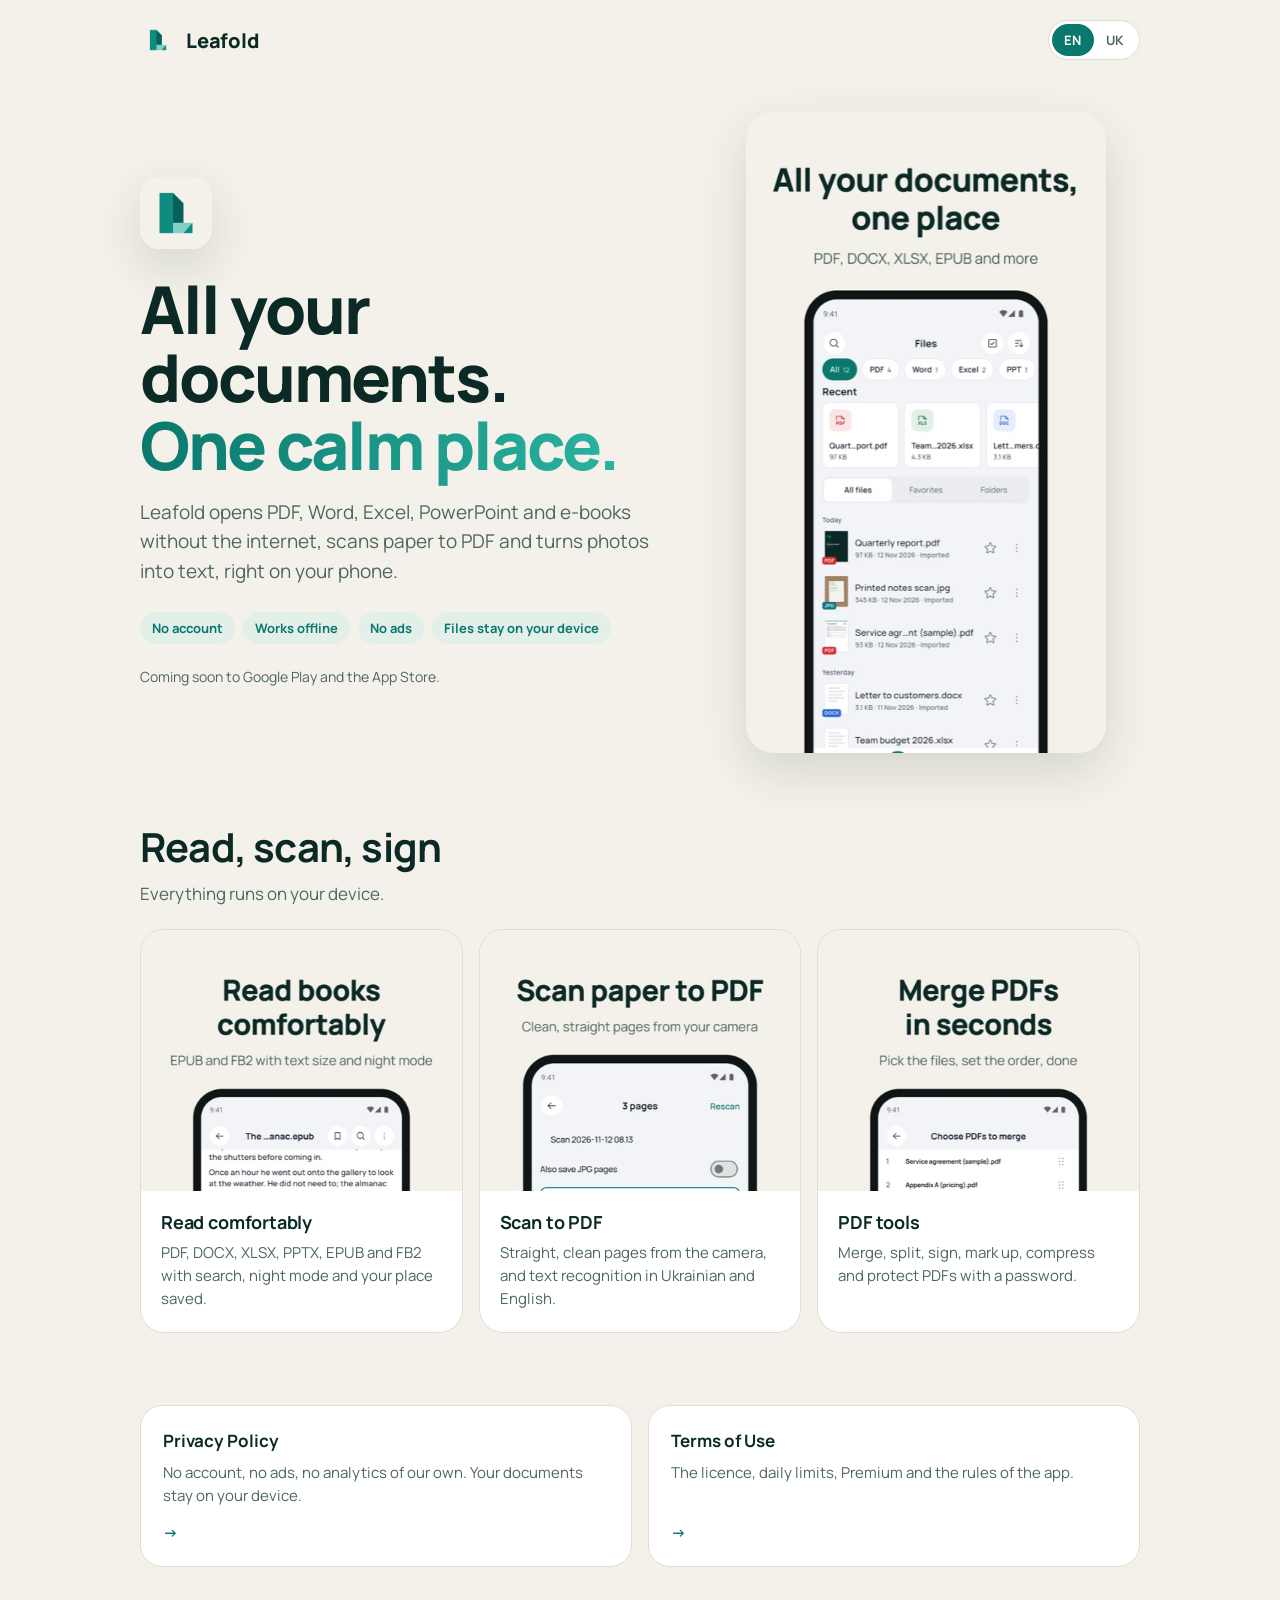
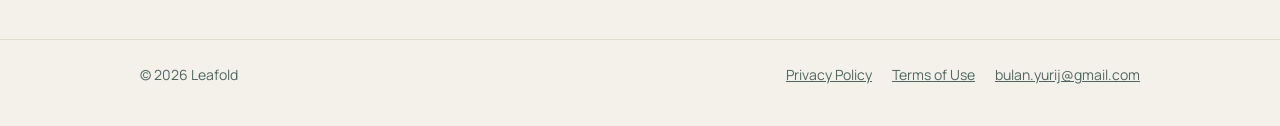
<file: index.html>
<!doctype html>
<html lang="en" data-lang="en" data-title-en="Leafold — PDF and document reader" data-title-uk="Leafold — переглядач PDF і документів">
<head>
<meta charset="utf-8">
<meta name="viewport" content="width=device-width, initial-scale=1">
<title>Leafold — PDF and document reader</title>
<meta name="description" content="Leafold opens PDF, Word, Excel, PowerPoint and e-books offline, scans paper to PDF and recognizes text on your device.">
<link rel="icon" href="img/icon.png">
<link rel="apple-touch-icon" href="img/apple-touch-icon.png">
<link rel="preconnect" href="https://fonts.googleapis.com">
<link rel="preconnect" href="https://fonts.gstatic.com" crossorigin>
<link rel="stylesheet" href="https://fonts.googleapis.com/css2?family=Manrope:wght@400;500;600;700;800&display=swap">
<link rel="stylesheet" href="site.css">
</head>
<body>
<header>
  <div class="wrap">
    <a class="brand" href="index.html"><img src="img/icon.png" alt="">Leafold</a>
    <div class="lang" role="group" aria-label="Language">
      <button type="button" data-set="en" aria-pressed="true">EN</button>
      <button type="button" data-set="uk" aria-pressed="false">UK</button>
    </div>
  </div>
</header>

<main>
  <section class="wrap hero">
    <div>
      <img class="hero-icon" src="img/icon.png" width="192" height="192" alt="">
      <h1 data-l="en">All your documents.<br><em>One calm place.</em></h1>
      <h1 data-l="uk">Усі документи.<br><em>В одному місці.</em></h1>
      <p class="lead" data-l="en">Leafold opens PDF, Word, Excel, PowerPoint and e-books without the internet, scans paper to PDF and turns photos into text, right on your phone.</p>
      <p class="lead" data-l="uk">Leafold відкриває PDF, Word, Excel, PowerPoint і книги без інтернету, сканує папір у PDF і перетворює фото на текст просто на телефоні.</p>
      <ul class="pills" data-l="en"><li>No account</li><li>Works offline</li><li>No ads</li><li>Files stay on your device</li></ul>
      <ul class="pills" data-l="uk"><li>Без акаунта</li><li>Працює офлайн</li><li>Без реклами</li><li>Файли лишаються на пристрої</li></ul>
      <p class="note" data-l="en">Coming soon to Google Play and the App Store.</p>
      <p class="note" data-l="uk">Незабаром у Google Play та App Store.</p>
    </div>
    <div class="shot">
      <img data-l="en" src="img/hero-en.jpg" width="427" height="760" alt="Leafold Files screen: all your documents in one place">
      <img data-l="uk" src="img/hero-uk.jpg" width="427" height="760" alt="Екран «Файли» в Leafold: усі документи в одному місці">
    </div>
  </section>

  <section class="wrap">
    <div class="section-head">
      <h2 data-l="en">Read, scan, sign</h2>
      <h2 data-l="uk">Читайте, скануйте, підписуйте</h2>
      <p data-l="en">Everything runs on your device.</p>
      <p data-l="uk">Усе працює на вашому пристрої.</p>
    </div>
  </section>
  <section class="wrap features">
    <div class="feature">
      <div class="pic"><img data-l="en" src="img/read-en.jpg" width="427" height="760" alt=""><img data-l="uk" src="img/read-uk.jpg" width="427" height="760" alt=""></div>
      <div class="body">
        <h3 data-l="en">Read comfortably</h3><h3 data-l="uk">Зручне читання</h3>
        <p data-l="en">PDF, DOCX, XLSX, PPTX, EPUB and FB2 with search, night mode and your place saved.</p>
        <p data-l="uk">PDF, DOCX, XLSX, PPTX, EPUB і FB2 з пошуком, нічним режимом і збереженим місцем читання.</p>
      </div>
    </div>
    <div class="feature">
      <div class="pic"><img data-l="en" src="img/scan-en.jpg" width="427" height="760" alt=""><img data-l="uk" src="img/scan-uk.jpg" width="427" height="760" alt=""></div>
      <div class="body">
        <h3 data-l="en">Scan to PDF</h3><h3 data-l="uk">Скан у PDF</h3>
        <p data-l="en">Straight, clean pages from the camera, and text recognition in Ukrainian and English.</p>
        <p data-l="uk">Рівні, чисті сторінки з камери й розпізнавання тексту українською та англійською.</p>
      </div>
    </div>
    <div class="feature">
      <div class="pic"><img data-l="en" src="img/tools-en.jpg" width="427" height="760" alt=""><img data-l="uk" src="img/tools-uk.jpg" width="427" height="760" alt=""></div>
      <div class="body">
        <h3 data-l="en">PDF tools</h3><h3 data-l="uk">Інструменти PDF</h3>
        <p data-l="en">Merge, split, sign, mark up, compress and protect PDFs with a password.</p>
        <p data-l="uk">Об'єднання, розділення, підпис, позначки, стиснення й пароль для PDF.</p>
      </div>
    </div>
  </section>

  <section class="wrap links">
    <a class="link-card" href="privacy.html">
      <b data-l="en">Privacy Policy</b><b data-l="uk">Політика конфіденційності</b>
      <span data-l="en">No account, no ads, no analytics of our own. Your documents stay on your device.</span>
      <span data-l="uk">Без акаунта, реклами й власної аналітики. Документи лишаються на пристрої.</span>
      <span class="arrow">→</span>
    </a>
    <a class="link-card" href="terms.html">
      <b data-l="en">Terms of Use</b><b data-l="uk">Умови використання</b>
      <span data-l="en">The licence, daily limits, Premium and the rules of the app.</span>
      <span data-l="uk">Ліцензія, денні ліміти, Premium і правила застосунку.</span>
      <span class="arrow">→</span>
    </a>
  </section>
</main>

<footer>
  <div class="wrap">
    <span>© 2026 Leafold</span>
    <nav>
      <a href="privacy.html"><span data-l="en">Privacy Policy</span><span data-l="uk">Політика конфіденційності</span></a>
      <a href="terms.html"><span data-l="en">Terms of Use</span><span data-l="uk">Умови використання</span></a>
      <a href="mailto:bulan.yurij@gmail.com">bulan.yurij@gmail.com</a>
    </nav>
  </div>
</footer>

<script src="site.js"></script>
</body>
</html>
</file>
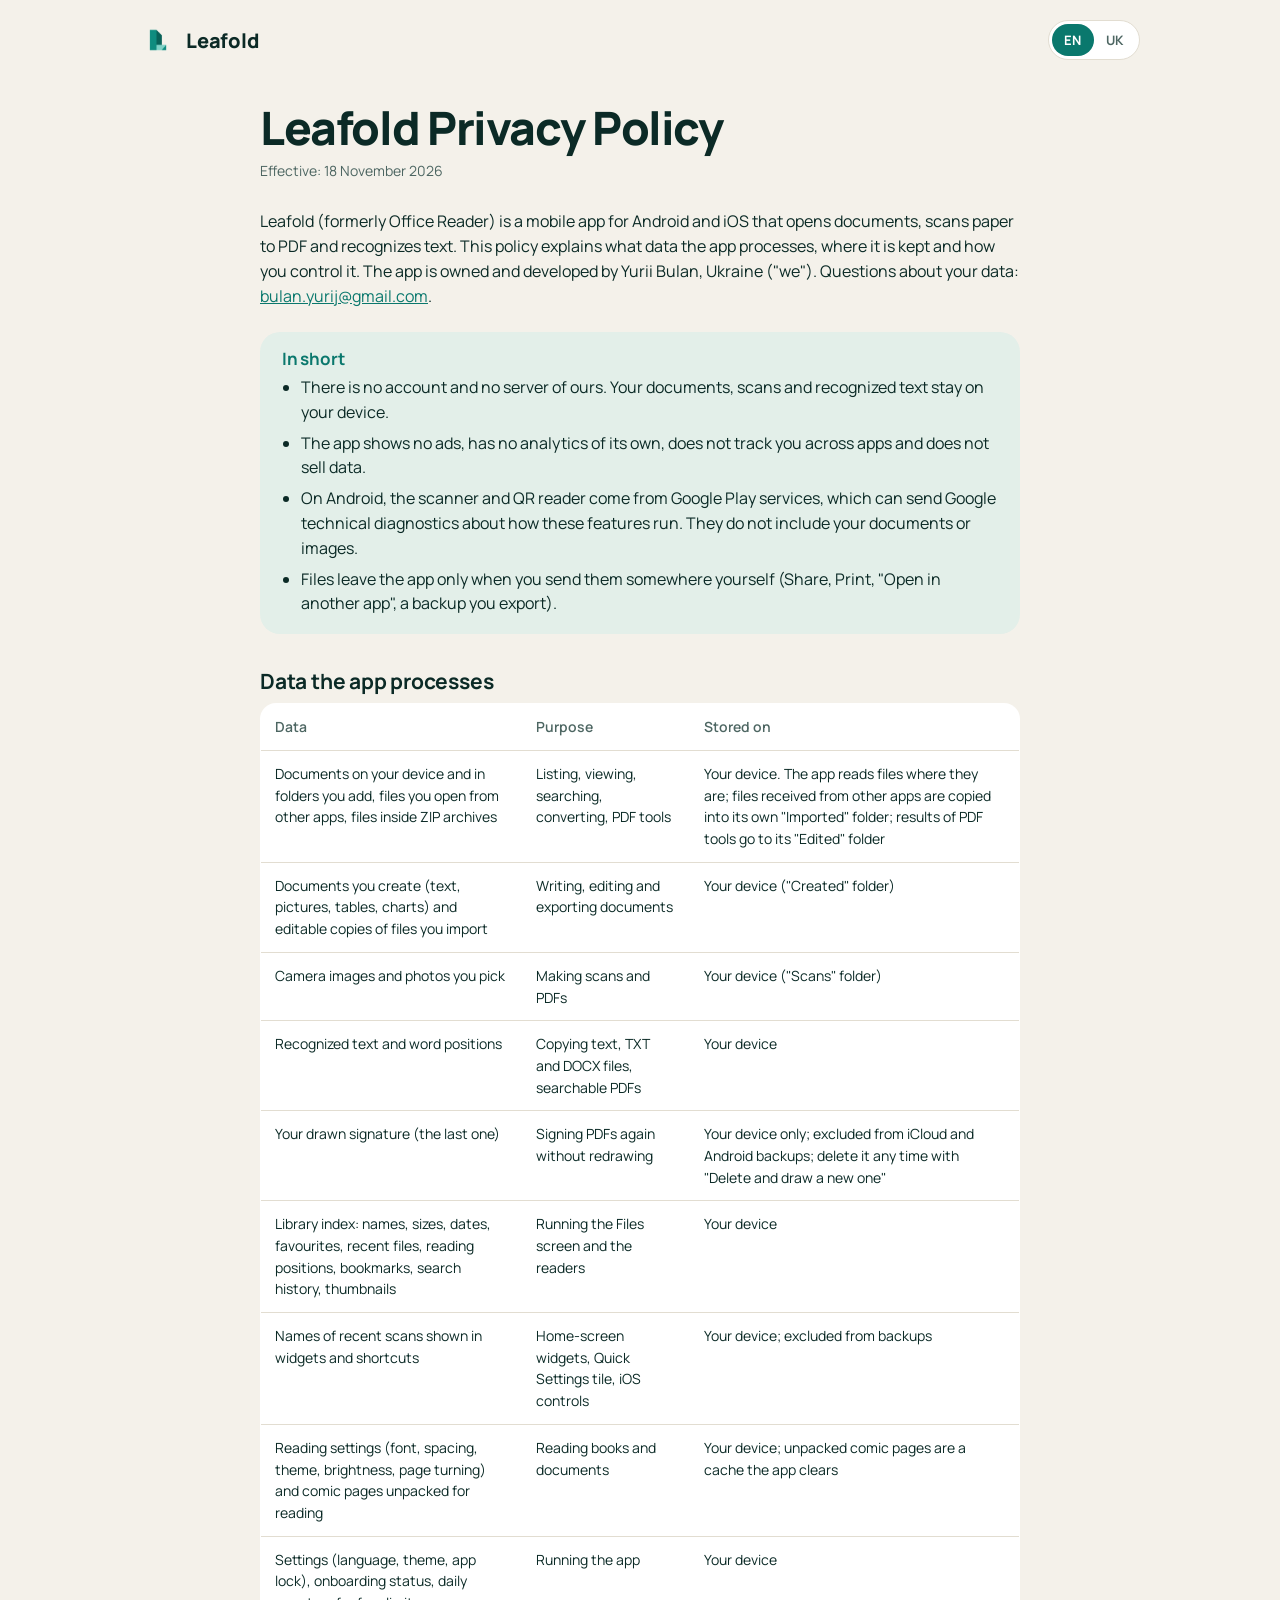
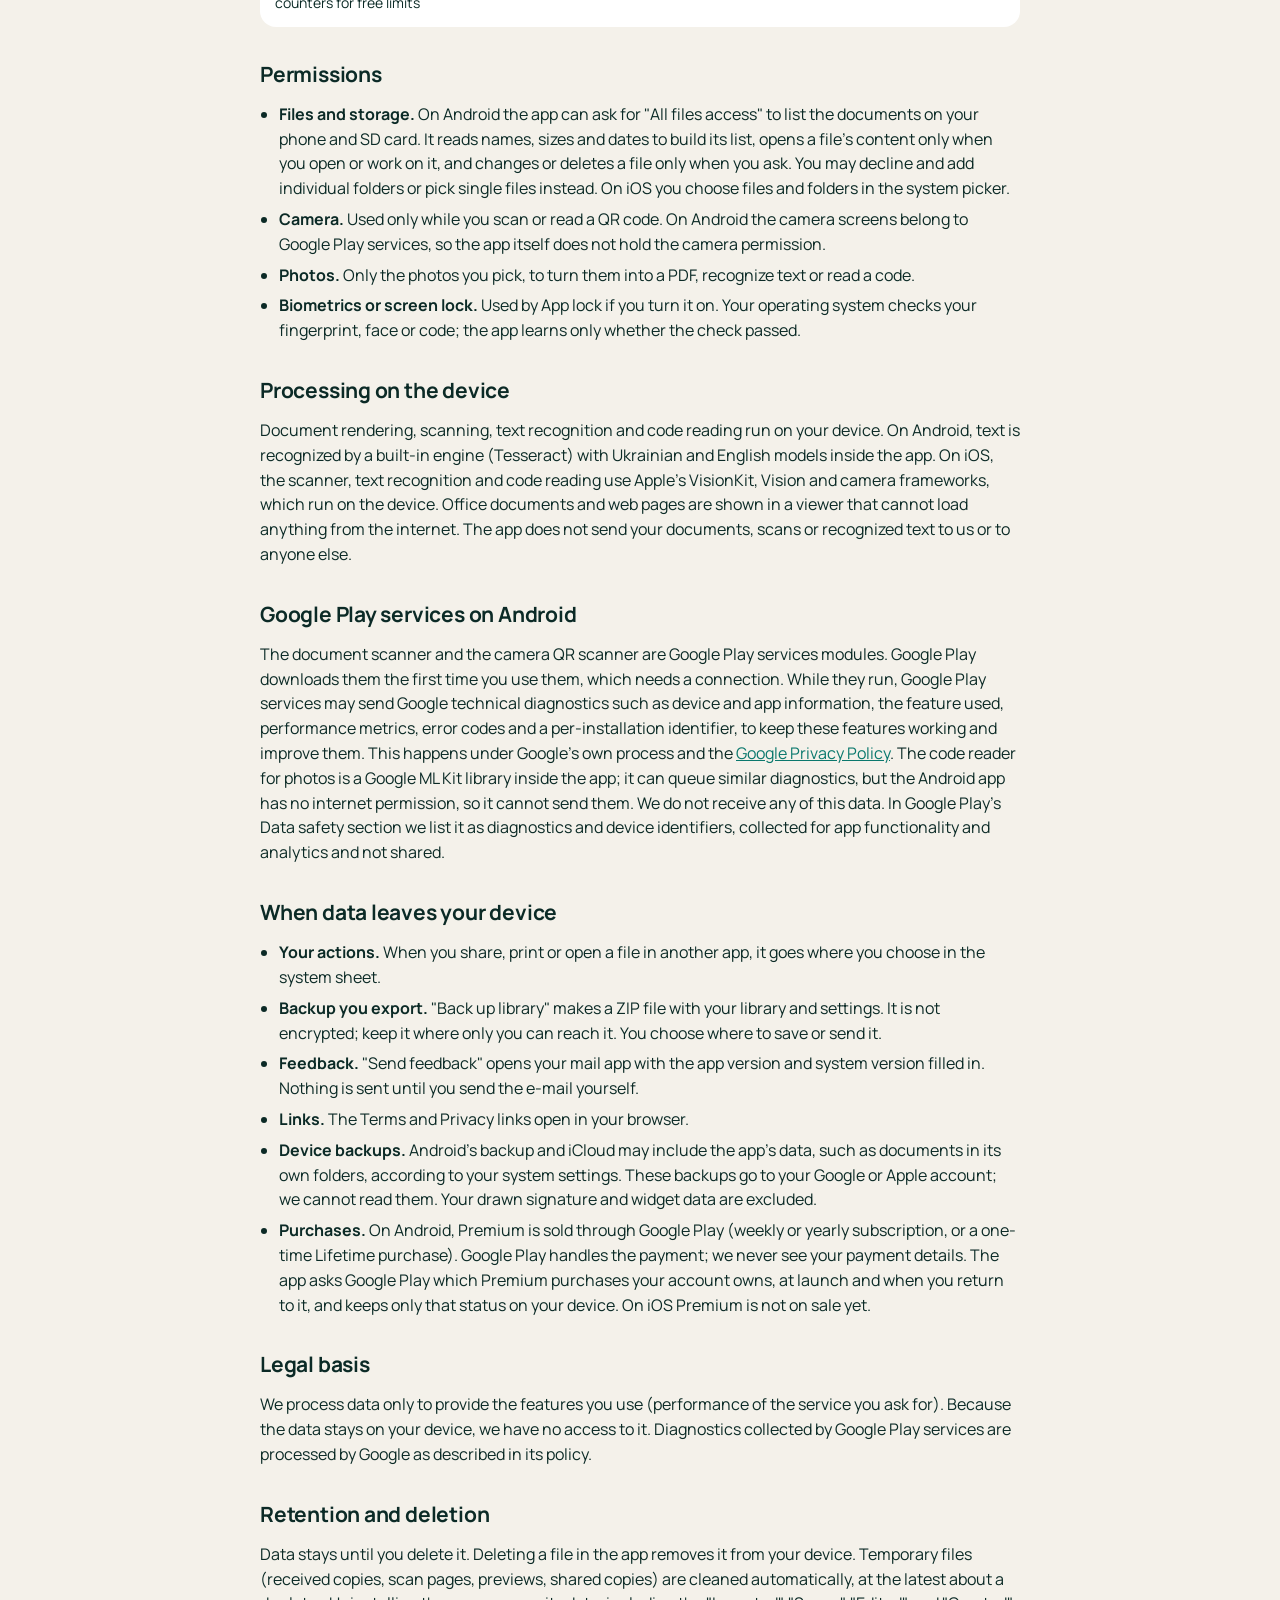
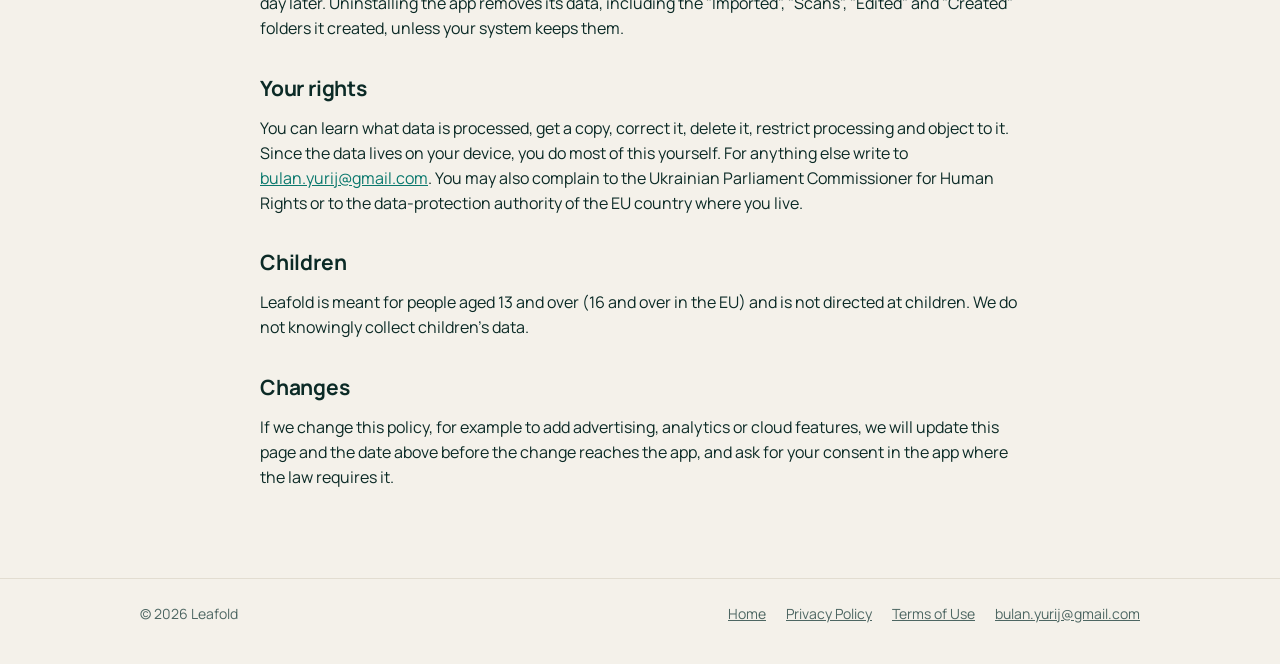
<file: privacy.html>
<!doctype html>
<html lang="en" data-lang="en" data-title-en="Privacy Policy — Leafold" data-title-uk="Політика конфіденційності — Leafold">
<head>
<meta charset="utf-8">
<meta name="viewport" content="width=device-width, initial-scale=1">
<title>Privacy Policy — Leafold</title>
<meta name="description" content="How Leafold handles your documents and data.">
<link rel="icon" href="img/icon.png">
<link rel="apple-touch-icon" href="img/apple-touch-icon.png">
<link rel="preconnect" href="https://fonts.googleapis.com">
<link rel="preconnect" href="https://fonts.gstatic.com" crossorigin>
<link rel="stylesheet" href="https://fonts.googleapis.com/css2?family=Manrope:wght@400;500;600;700;800&display=swap">
<link rel="stylesheet" href="site.css">
</head>
<body>
<header>
  <div class="wrap">
    <a class="brand" href="index.html"><img src="img/icon.png" alt="">Leafold</a>
    <div class="lang" role="group" aria-label="Language">
      <button type="button" data-set="en" aria-pressed="true">EN</button>
      <button type="button" data-set="uk" aria-pressed="false">UK</button>
    </div>
  </div>
</header>

<main class="wrap">
<article class="doc" id="en" lang="en" data-l="en">
  <h1>Leafold Privacy Policy</h1>
  <p class="meta">Effective: 18 November 2026</p>
  <p>Leafold (formerly Office Reader) is a mobile app for Android and iOS that opens documents, scans paper to PDF and recognizes text. This policy explains what data the app processes, where it is kept and how you control it. The app is owned and developed by Yurii Bulan, Ukraine ("we"). Questions about your data: <a href="mailto:bulan.yurij@gmail.com">bulan.yurij@gmail.com</a>.</p>

  <div class="summary">
    <h2>In short</h2>
    <ul>
      <li>There is no account and no server of ours. Your documents, scans and recognized text stay on your device.</li>
      <li>The app shows no ads, has no analytics of its own, does not track you across apps and does not sell data.</li>
      <li>On Android, the scanner and QR reader come from Google Play services, which can send Google technical diagnostics about how these features run. They do not include your documents or images.</li>
      <li>Files leave the app only when you send them somewhere yourself (Share, Print, "Open in another app", a backup you export).</li>
    </ul>
  </div>

  <h2>Data the app processes</h2>
  <table>
    <tr><th>Data</th><th>Purpose</th><th>Stored on</th></tr>
    <tr><td>Documents on your device and in folders you add, files you open from other apps, files inside ZIP archives</td><td>Listing, viewing, searching, converting, PDF tools</td><td>Your device. The app reads files where they are; files received from other apps are copied into its own "Imported" folder; results of PDF tools go to its "Edited" folder</td></tr>
    <tr><td>Documents you create (text, pictures, tables, charts) and editable copies of files you import</td><td>Writing, editing and exporting documents</td><td>Your device ("Created" folder)</td></tr>
    <tr><td>Camera images and photos you pick</td><td>Making scans and PDFs</td><td>Your device ("Scans" folder)</td></tr>
    <tr><td>Recognized text and word positions</td><td>Copying text, TXT and DOCX files, searchable PDFs</td><td>Your device</td></tr>
    <tr><td>Your drawn signature (the last one)</td><td>Signing PDFs again without redrawing</td><td>Your device only; excluded from iCloud and Android backups; delete it any time with "Delete and draw a new one"</td></tr>
    <tr><td>Library index: names, sizes, dates, favourites, recent files, reading positions, bookmarks, search history, thumbnails</td><td>Running the Files screen and the readers</td><td>Your device</td></tr>
    <tr><td>Names of recent scans shown in widgets and shortcuts</td><td>Home-screen widgets, Quick Settings tile, iOS controls</td><td>Your device; excluded from backups</td></tr>
    <tr><td>Reading settings (font, spacing, theme, brightness, page turning) and comic pages unpacked for reading</td><td>Reading books and documents</td><td>Your device; unpacked comic pages are a cache the app clears</td></tr>
    <tr><td>Settings (language, theme, app lock), onboarding status, daily counters for free limits</td><td>Running the app</td><td>Your device</td></tr>
  </table>

  <h2>Permissions</h2>
  <ul>
    <li><strong>Files and storage.</strong> On Android the app can ask for "All files access" to list the documents on your phone and SD card. It reads names, sizes and dates to build its list, opens a file's content only when you open or work on it, and changes or deletes a file only when you ask. You may decline and add individual folders or pick single files instead. On iOS you choose files and folders in the system picker.</li>
    <li><strong>Camera.</strong> Used only while you scan or read a QR code. On Android the camera screens belong to Google Play services, so the app itself does not hold the camera permission.</li>
    <li><strong>Photos.</strong> Only the photos you pick, to turn them into a PDF, recognize text or read a code.</li>
    <li><strong>Biometrics or screen lock.</strong> Used by App lock if you turn it on. Your operating system checks your fingerprint, face or code; the app learns only whether the check passed.</li>
  </ul>

  <h2>Processing on the device</h2>
  <p>Document rendering, scanning, text recognition and code reading run on your device. On Android, text is recognized by a built-in engine (Tesseract) with Ukrainian and English models inside the app. On iOS, the scanner, text recognition and code reading use Apple's VisionKit, Vision and camera frameworks, which run on the device. Office documents and web pages are shown in a viewer that cannot load anything from the internet. The app does not send your documents, scans or recognized text to us or to anyone else.</p>

  <h2>Google Play services on Android</h2>
  <p>The document scanner and the camera QR scanner are Google Play services modules. Google Play downloads them the first time you use them, which needs a connection. While they run, Google Play services may send Google technical diagnostics such as device and app information, the feature used, performance metrics, error codes and a per-installation identifier, to keep these features working and improve them. This happens under Google's own process and the <a href="https://policies.google.com/privacy" rel="noopener">Google Privacy Policy</a>. The code reader for photos is a Google ML Kit library inside the app; it can queue similar diagnostics, but the Android app has no internet permission, so it cannot send them. We do not receive any of this data. In Google Play's Data safety section we list it as diagnostics and device identifiers, collected for app functionality and analytics and not shared.</p>

  <h2>When data leaves your device</h2>
  <ul>
    <li><strong>Your actions.</strong> When you share, print or open a file in another app, it goes where you choose in the system sheet.</li>
    <li><strong>Backup you export.</strong> "Back up library" makes a ZIP file with your library and settings. It is not encrypted; keep it where only you can reach it. You choose where to save or send it.</li>
    <li><strong>Feedback.</strong> "Send feedback" opens your mail app with the app version and system version filled in. Nothing is sent until you send the e-mail yourself.</li>
    <li><strong>Links.</strong> The Terms and Privacy links open in your browser.</li>
    <li><strong>Device backups.</strong> Android's backup and iCloud may include the app's data, such as documents in its own folders, according to your system settings. These backups go to your Google or Apple account; we cannot read them. Your drawn signature and widget data are excluded.</li>
    <li><strong>Purchases.</strong> On Android, Premium is sold through Google Play (weekly or yearly subscription, or a one-time Lifetime purchase). Google Play handles the payment; we never see your payment details. The app asks Google Play which Premium purchases your account owns, at launch and when you return to it, and keeps only that status on your device. On iOS Premium is not on sale yet.</li>
  </ul>

  <h2>Legal basis</h2>
  <p>We process data only to provide the features you use (performance of the service you ask for). Because the data stays on your device, we have no access to it. Diagnostics collected by Google Play services are processed by Google as described in its policy.</p>

  <h2>Retention and deletion</h2>
  <p>Data stays until you delete it. Deleting a file in the app removes it from your device. Temporary files (received copies, scan pages, previews, shared copies) are cleaned automatically, at the latest about a day later. Uninstalling the app removes its data, including the "Imported", "Scans", "Edited" and "Created" folders it created, unless your system keeps them.</p>

  <h2>Your rights</h2>
  <p>You can learn what data is processed, get a copy, correct it, delete it, restrict processing and object to it. Since the data lives on your device, you do most of this yourself. For anything else write to <a href="mailto:bulan.yurij@gmail.com">bulan.yurij@gmail.com</a>. You may also complain to the Ukrainian Parliament Commissioner for Human Rights or to the data-protection authority of the EU country where you live.</p>

  <h2>Children</h2>
  <p>Leafold is meant for people aged 13 and over (16 and over in the EU) and is not directed at children. We do not knowingly collect children's data.</p>

  <h2>Changes</h2>
  <p>If we change this policy, for example to add advertising, analytics or cloud features, we will update this page and the date above before the change reaches the app, and ask for your consent in the app where the law requires it.</p>
</article>

<article class="doc" id="uk" lang="uk" data-l="uk">
  <h1>Політика конфіденційності Leafold</h1>
  <p class="meta">Набирає чинності: 18 листопада 2026 року</p>
  <p>Leafold (раніше Office Reader) — мобільний застосунок для Android та iOS, який відкриває документи, сканує папір у PDF і розпізнає текст. Ця політика пояснює, які дані він обробляє, де вони зберігаються і як ними керувати. Власник і розробник застосунку — Юрій Булан (Yurii Bulan), Україна («ми»). Питання щодо даних: <a href="mailto:bulan.yurij@gmail.com">bulan.yurij@gmail.com</a>.</p>

  <div class="summary">
    <h2>Коротко</h2>
    <ul>
      <li>Немає облікового запису й нашого сервера. Ваші документи, скани й розпізнаний текст залишаються на пристрої.</li>
      <li>Застосунок не показує рекламу, не має власної аналітики, не відстежує вас між застосунками й не продає дані.</li>
      <li>На Android сканер і QR-зчитувач надають Сервіси Google Play, які можуть надсилати Google технічну діагностику про роботу цих функцій. Ваших документів і зображень у ній немає.</li>
      <li>Файли залишають застосунок лише тоді, коли ви самі їх кудись надсилаєте («Поділитися», «Друк», «Відкрити в іншому застосунку», експортована резервна копія).</li>
    </ul>
  </div>

  <h2>Які дані обробляє застосунок</h2>
  <table>
    <tr><th>Дані</th><th>Навіщо</th><th>Де зберігаються</th></tr>
    <tr><td>Документи на пристрої й у доданих папках, файли, відкриті з інших застосунків, файли в ZIP-архівах</td><td>Список, перегляд, пошук, конвертація, інструменти PDF</td><td>Ваш пристрій. Застосунок читає файли на місці; файли з інших застосунків копіює у власну папку «Імпортовані»; результати інструментів PDF зберігає в папку «Edited»</td></tr>
    <tr><td>Документи, які ви створюєте (текст, зображення, таблиці, діаграми), і редаговані копії імпортованих файлів</td><td>Створення, редагування й експорт документів</td><td>Ваш пристрій (папка «Створені»)</td></tr>
    <tr><td>Знімки камери й вибрані фото</td><td>Створення сканів і PDF</td><td>Ваш пристрій (папка «Scans»)</td></tr>
    <tr><td>Розпізнаний текст і положення слів</td><td>Копіювання тексту, файли TXT і DOCX, PDF з пошуком</td><td>Ваш пристрій</td></tr>
    <tr><td>Ваш намальований підпис (останній)</td><td>Повторний підпис PDF без малювання</td><td>Лише ваш пристрій; не потрапляє в резервні копії iCloud та Android; видалити будь-коли кнопкою «Видалити й намалювати новий»</td></tr>
    <tr><td>Індекс бібліотеки: назви, розміри, дати, обрані, недавні, місця читання, закладки, історія пошуку, мініатюри</td><td>Робота екрана «Файли» й читалок</td><td>Ваш пристрій</td></tr>
    <tr><td>Назви останніх сканів у віджетах і ярликах</td><td>Віджети, плитка швидких налаштувань, елементи керування iOS</td><td>Ваш пристрій; не потрапляють у резервні копії</td></tr>
    <tr><td>Налаштування читання (шрифт, інтервали, тема, яскравість, гортання) і сторінки коміксів, розпаковані для читання</td><td>Читання книжок і документів</td><td>Ваш пристрій; розпаковані сторінки коміксів — кеш, який застосунок очищає</td></tr>
    <tr><td>Налаштування (мова, тема, блокування), стан онбордингу, денні лічильники безкоштовних лімітів</td><td>Робота застосунку</td><td>Ваш пристрій</td></tr>
  </table>

  <h2>Дозволи</h2>
  <ul>
    <li><strong>Файли й сховище.</strong> На Android застосунок може попросити «Доступ до всіх файлів», щоб показати документи на телефоні й SD-картці. Він читає назви, розміри й дати для списку, відкриває вміст файлу лише тоді, коли ви з ним працюєте, і змінює чи видаляє файл лише на ваш запит. Можна відмовитися й додати окремі папки або вибрати окремі файли. На iOS ви обираєте файли й папки в системному вікні.</li>
    <li><strong>Камера.</strong> Лише під час сканування чи зчитування QR-коду. На Android екрани камери належать Сервісам Google Play, тому сам застосунок дозволу на камеру не має.</li>
    <li><strong>Фото.</strong> Лише ті фото, які ви обираєте, щоб зробити PDF, розпізнати текст чи прочитати код.</li>
    <li><strong>Біометрія або блокування екрана.</strong> Використовується функцією «Блокування застосунку», якщо ви її ввімкнете. Відбиток, обличчя чи код перевіряє операційна система; застосунок дізнається лише, чи перевірка пройшла.</li>
  </ul>

  <h2>Обробка на пристрої</h2>
  <p>Відображення документів, сканування, розпізнавання тексту й зчитування кодів відбуваються на вашому пристрої. На Android текст розпізнає вбудований рушій (Tesseract) з українською й англійською моделями всередині застосунку. На iOS сканер, розпізнавання тексту й зчитування кодів використовують фреймворки Apple VisionKit, Vision і камери, які працюють на пристрої. Офісні документи й вебсторінки показуються в переглядачі, який не може нічого завантажувати з інтернету. Застосунок не надсилає ваші документи, скани чи розпізнаний текст ні нам, ні комусь іншому.</p>

  <h2>Сервіси Google Play на Android</h2>
  <p>Сканер документів і QR-сканер камери — це модулі Сервісів Google Play. Google Play завантажує їх під час першого використання, і для цього потрібне з'єднання. Під час роботи Сервіси Google Play можуть надсилати Google технічну діагностику: відомості про пристрій і застосунок, використану функцію, показники продуктивності, коди помилок та ідентифікатор встановлення, щоб ці функції працювали й удосконалювалися. Це відбувається в процесі самої Google і за <a href="https://policies.google.com/privacy?hl=uk" rel="noopener">Політикою конфіденційності Google</a>. Зчитувач кодів із фото — бібліотека Google ML Kit усередині застосунку; вона може ставити подібну діагностику в чергу, але застосунок на Android не має дозволу на інтернет, тож надіслати її не може. Ми цих даних не отримуємо. У розділі «Безпека даних» у Google Play ми вказуємо їх як діагностику й ідентифікатори пристрою, що збираються для роботи функцій і аналітики та не передаються третім сторонам.</p>

  <h2>Коли дані залишають пристрій</h2>
  <ul>
    <li><strong>Ваші дії.</strong> Коли ви ділитеся файлом, друкуєте його чи відкриваєте в іншому застосунку, він потрапляє туди, куди ви оберете в системному меню.</li>
    <li><strong>Резервна копія, яку ви експортуєте.</strong> «Зберегти бібліотеку» створює ZIP-файл із бібліотекою й налаштуваннями. Він не зашифрований; зберігайте його там, де доступ маєте лише ви. Куди його зберегти чи надіслати, обираєте ви.</li>
    <li><strong>Відгук.</strong> «Надіслати відгук» відкриває вашу пошту з версією застосунку й системи в тексті листа. Нічого не надсилається, доки ви самі не надішлете лист.</li>
    <li><strong>Посилання.</strong> Посилання на Умови й Політику відкриваються у вашому браузері.</li>
    <li><strong>Резервні копії пристрою.</strong> Резервне копіювання Android та iCloud можуть включати дані застосунку, зокрема документи в його власних папках, згідно з налаштуваннями системи. Ці копії зберігаються у вашому обліковому записі Google чи Apple; ми не можемо їх прочитати. Намальований підпис і дані віджетів до них не потрапляють.</li>
    <li><strong>Покупки.</strong> На Android Premium продається через Google Play (тижнева чи річна підписка або разова покупка «Назавжди»). Оплату обробляє Google Play; ми не бачимо платіжних даних. Застосунок питає в Google Play, які покупки Premium має ваш обліковий запис, під час запуску й повернення до нього, і зберігає лише цей статус на пристрої. На iOS Premium поки не продається.</li>
  </ul>

  <h2>Підстава обробки</h2>
  <p>Ми обробляємо дані лише для надання функцій, якими ви користуєтеся (виконання послуги, яку ви просите). Оскільки дані залишаються на вашому пристрої, ми не маємо до них доступу. Діагностику, яку збирають Сервіси Google Play, Google обробляє згідно зі своєю політикою.</p>

  <h2>Зберігання й видалення</h2>
  <p>Дані зберігаються, доки ви їх не видалите. Видалення файлу в застосунку видаляє його з пристрою. Тимчасові файли (отримані копії, сторінки сканів, мініатюри, копії для надсилання) прибираються автоматично, найпізніше приблизно через добу. Видалення застосунку видаляє його дані, зокрема створені ним папки «Імпортовані», «Scans», «Edited» і «Створені», якщо система їх не зберігає.</p>

  <h2>Ваші права</h2>
  <p>Ви маєте право знати, які дані обробляються, отримати їх копію, виправити, видалити, обмежити обробку й заперечити проти неї. Оскільки дані зберігаються на вашому пристрої, більшість цього ви робите самі. З інших питань напишіть на <a href="mailto:bulan.yurij@gmail.com">bulan.yurij@gmail.com</a>. Ви також можете звернутися до Уповноваженого Верховної Ради України з прав людини або до наглядового органу країни ЄС, де проживаєте.</p>

  <h2>Діти</h2>
  <p>Leafold призначений для людей від 13 років (від 16 років у ЄС) і не орієнтований на дітей. Ми свідомо не збираємо даних дітей.</p>

  <h2>Зміни</h2>
  <p>Якщо ми змінимо політику, наприклад додамо рекламу, аналітику чи хмарні функції, ми оновимо цю сторінку й дату вище до того, як зміна з'явиться в застосунку, і попросимо вашої згоди в застосунку, де цього вимагає закон.</p>
</article>
</main>

<footer>
  <div class="wrap">
    <span>© 2026 Leafold</span>
    <nav>
      <a href="index.html"><span data-l="en">Home</span><span data-l="uk">Головна</span></a>
      <a href="privacy.html"><span data-l="en">Privacy Policy</span><span data-l="uk">Політика конфіденційності</span></a>
      <a href="terms.html"><span data-l="en">Terms of Use</span><span data-l="uk">Умови використання</span></a>
      <a href="mailto:bulan.yurij@gmail.com">bulan.yurij@gmail.com</a>
    </nav>
  </div>
</footer>

<script src="site.js"></script>
</body>
</html>
</file>
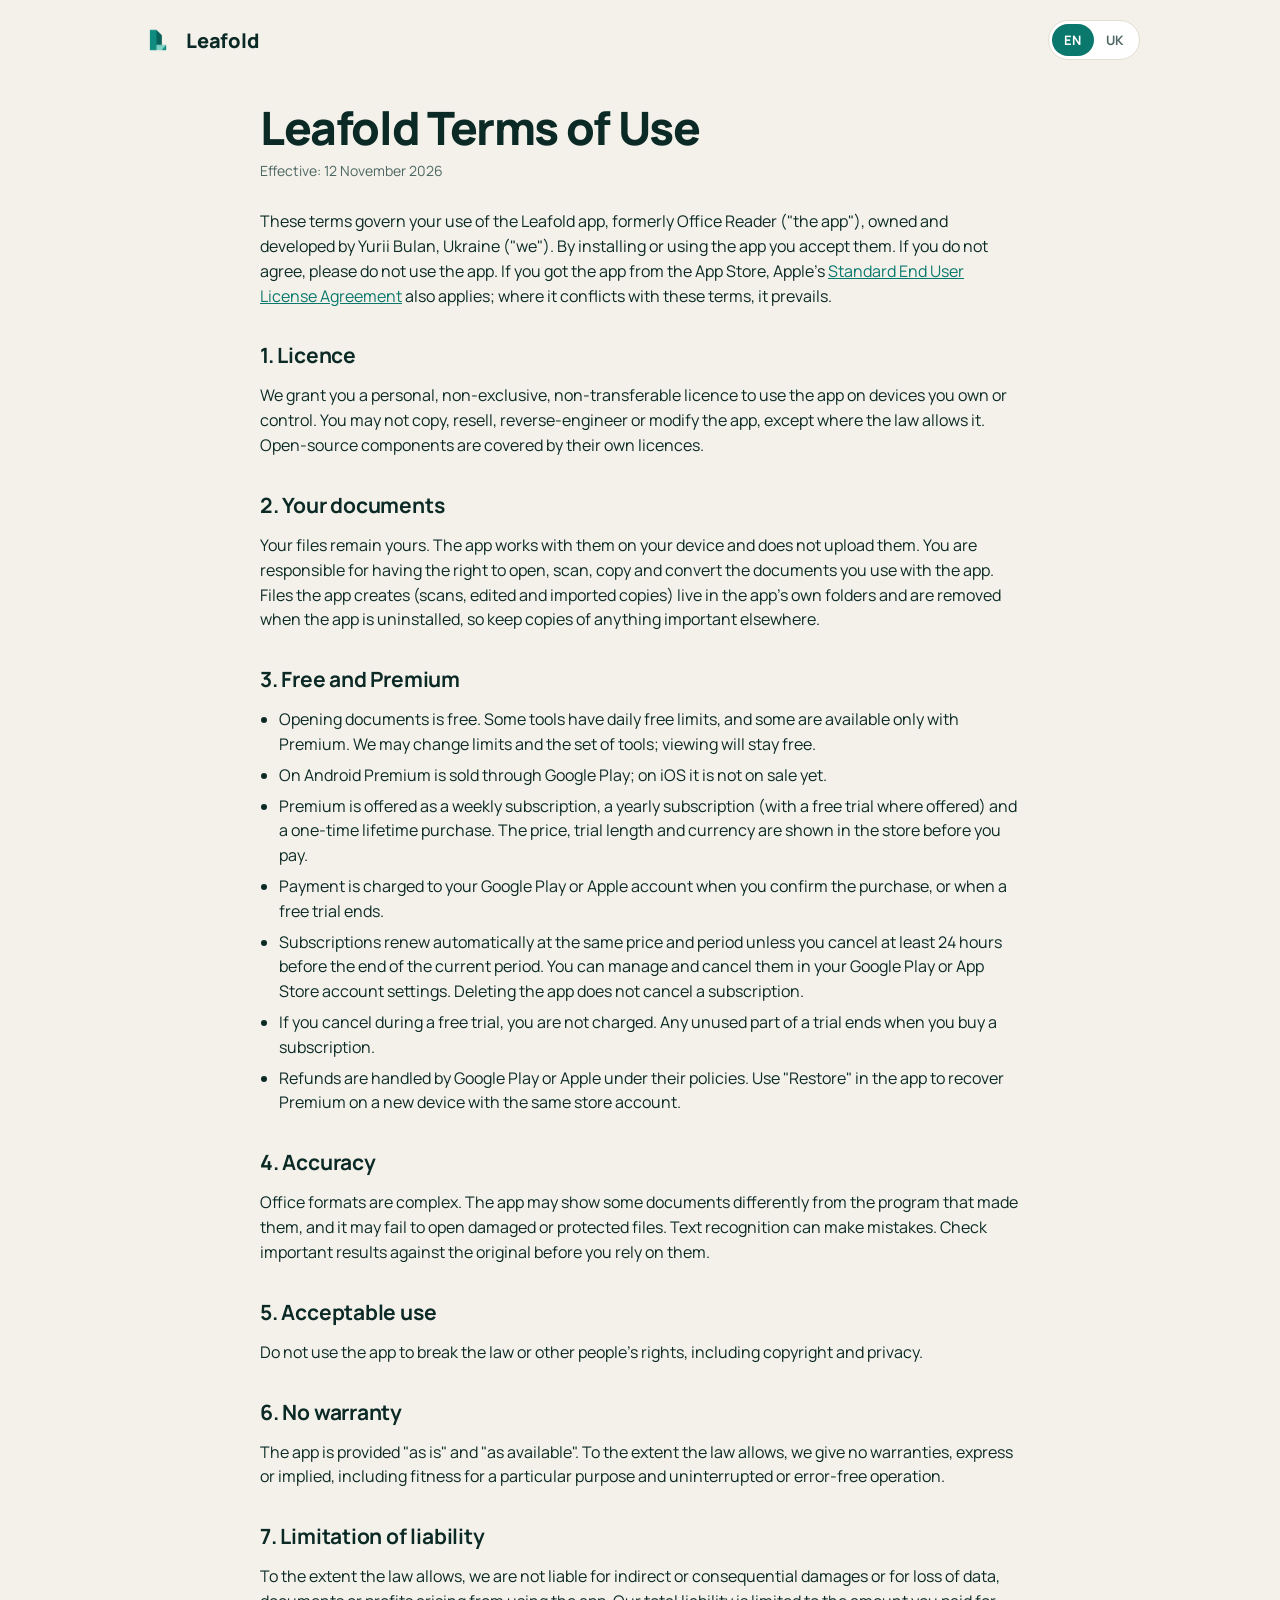
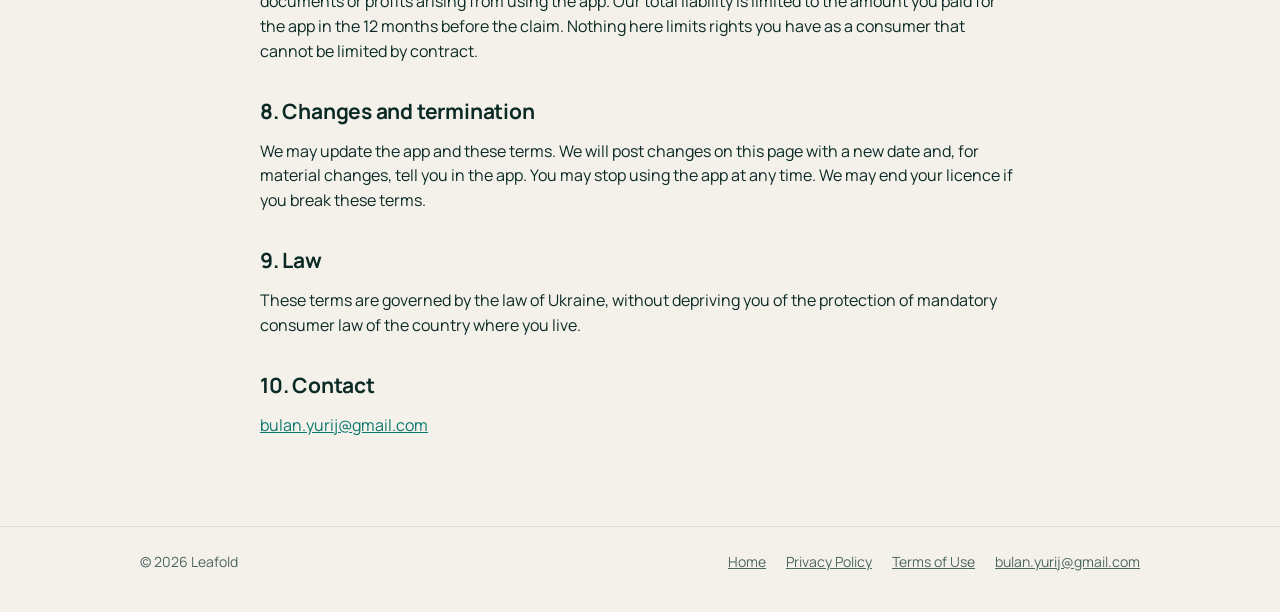
<file: terms.html>
<!doctype html>
<html lang="en" data-lang="en" data-title-en="Terms of Use — Leafold" data-title-uk="Умови використання — Leafold">
<head>
<meta charset="utf-8">
<meta name="viewport" content="width=device-width, initial-scale=1">
<title>Terms of Use — Leafold</title>
<meta name="description" content="The terms of use of the Leafold app.">
<link rel="icon" href="img/icon.png">
<link rel="apple-touch-icon" href="img/apple-touch-icon.png">
<link rel="preconnect" href="https://fonts.googleapis.com">
<link rel="preconnect" href="https://fonts.gstatic.com" crossorigin>
<link rel="stylesheet" href="https://fonts.googleapis.com/css2?family=Manrope:wght@400;500;600;700;800&display=swap">
<link rel="stylesheet" href="site.css">
</head>
<body>
<header>
  <div class="wrap">
    <a class="brand" href="index.html"><img src="img/icon.png" alt="">Leafold</a>
    <div class="lang" role="group" aria-label="Language">
      <button type="button" data-set="en" aria-pressed="true">EN</button>
      <button type="button" data-set="uk" aria-pressed="false">UK</button>
    </div>
  </div>
</header>

<main class="wrap">
<article class="doc" id="en" lang="en" data-l="en">
  <h1>Leafold Terms of Use</h1>
  <p class="meta">Effective: 12 November 2026</p>
  <p>These terms govern your use of the Leafold app, formerly Office Reader ("the app"), owned and developed by Yurii Bulan, Ukraine ("we"). By installing or using the app you accept them. If you do not agree, please do not use the app. If you got the app from the App Store, Apple's <a href="https://www.apple.com/legal/internet-services/itunes/dev/stdeula/">Standard End User License Agreement</a> also applies; where it conflicts with these terms, it prevails.</p>

  <h2>1. Licence</h2>
  <p>We grant you a personal, non-exclusive, non-transferable licence to use the app on devices you own or control. You may not copy, resell, reverse-engineer or modify the app, except where the law allows it. Open-source components are covered by their own licences.</p>

  <h2>2. Your documents</h2>
  <p>Your files remain yours. The app works with them on your device and does not upload them. You are responsible for having the right to open, scan, copy and convert the documents you use with the app. Files the app creates (scans, edited and imported copies) live in the app's own folders and are removed when the app is uninstalled, so keep copies of anything important elsewhere.</p>

  <h2>3. Free and Premium</h2>
  <ul>
    <li>Opening documents is free. Some tools have daily free limits, and some are available only with Premium. We may change limits and the set of tools; viewing will stay free.</li>
    <li>On Android Premium is sold through Google Play; on iOS it is not on sale yet.</li>
    <li>Premium is offered as a weekly subscription, a yearly subscription (with a free trial where offered) and a one-time lifetime purchase. The price, trial length and currency are shown in the store before you pay.</li>
    <li>Payment is charged to your Google Play or Apple account when you confirm the purchase, or when a free trial ends.</li>
    <li>Subscriptions renew automatically at the same price and period unless you cancel at least 24 hours before the end of the current period. You can manage and cancel them in your Google Play or App Store account settings. Deleting the app does not cancel a subscription.</li>
    <li>If you cancel during a free trial, you are not charged. Any unused part of a trial ends when you buy a subscription.</li>
    <li>Refunds are handled by Google Play or Apple under their policies. Use "Restore" in the app to recover Premium on a new device with the same store account.</li>
  </ul>

  <h2>4. Accuracy</h2>
  <p>Office formats are complex. The app may show some documents differently from the program that made them, and it may fail to open damaged or protected files. Text recognition can make mistakes. Check important results against the original before you rely on them.</p>

  <h2>5. Acceptable use</h2>
  <p>Do not use the app to break the law or other people's rights, including copyright and privacy.</p>

  <h2>6. No warranty</h2>
  <p>The app is provided "as is" and "as available". To the extent the law allows, we give no warranties, express or implied, including fitness for a particular purpose and uninterrupted or error-free operation.</p>

  <h2>7. Limitation of liability</h2>
  <p>To the extent the law allows, we are not liable for indirect or consequential damages or for loss of data, documents or profits arising from using the app. Our total liability is limited to the amount you paid for the app in the 12 months before the claim. Nothing here limits rights you have as a consumer that cannot be limited by contract.</p>

  <h2>8. Changes and termination</h2>
  <p>We may update the app and these terms. We will post changes on this page with a new date and, for material changes, tell you in the app. You may stop using the app at any time. We may end your licence if you break these terms.</p>

  <h2>9. Law</h2>
  <p>These terms are governed by the law of Ukraine, without depriving you of the protection of mandatory consumer law of the country where you live.</p>

  <h2>10. Contact</h2>
  <p><a href="mailto:bulan.yurij@gmail.com">bulan.yurij@gmail.com</a></p>
</article>

<article class="doc" id="uk" lang="uk" data-l="uk">
  <h1>Умови використання Leafold</h1>
  <p class="meta">Набирають чинності: 12 листопада 2026 року</p>
  <p>Ці умови регулюють використання застосунку Leafold, раніше Office Reader («застосунок»), власником і розробником якого є Юрій Булан (Yurii Bulan), Україна («ми»). Встановлюючи чи використовуючи застосунок, ви їх приймаєте. Якщо не погоджуєтеся, не користуйтеся застосунком. Якщо ви отримали застосунок з App Store, також діє <a href="https://www.apple.com/legal/internet-services/itunes/dev/stdeula/">Стандартна ліцензійна угода Apple</a>; у разі суперечності переважає вона.</p>

  <h2>1. Ліцензія</h2>
  <p>Ми надаємо вам особисту, невиключну ліцензію без права передачі на використання застосунку на пристроях, якими ви володієте або керуєте. Не можна копіювати, перепродавати, декомпілювати чи змінювати застосунок, крім випадків, дозволених законом. Компоненти з відкритим кодом мають власні ліцензії.</p>

  <h2>2. Ваші документи</h2>
  <p>Ваші файли залишаються вашими. Застосунок працює з ними на пристрої й не вивантажує їх. Ви відповідаєте за те, що маєте право відкривати, сканувати, копіювати й конвертувати документи, з якими працюєте в застосунку. Файли, які створює застосунок (скани, відредаговані й імпортовані копії), зберігаються в його власних папках і видаляються разом із застосунком, тож зберігайте копії важливого деінде.</p>

  <h2>3. Free і Premium</h2>
  <ul>
    <li>Відкриття документів безкоштовне. Деякі інструменти мають щоденні безкоштовні ліміти, деякі доступні лише з Premium. Ми можемо змінювати ліміти й набір інструментів; перегляд залишиться безкоштовним.</li>
    <li>На Android Premium продається через Google Play; на iOS поки не продається.</li>
    <li>Premium пропонується як щотижнева підписка, щорічна підписка (з безкоштовним пробним періодом, якщо він пропонується) і разова покупка назавжди. Ціну, тривалість пробного періоду й валюту магазин показує до оплати.</li>
    <li>Оплата списується з вашого облікового запису Google Play або Apple, коли ви підтверджуєте покупку або коли закінчується безкоштовний пробний період.</li>
    <li>Підписки поновлюються автоматично з тією самою ціною й періодом, якщо ви не скасуєте їх щонайменше за 24 години до кінця поточного періоду. Керувати підписками й скасовувати їх можна в налаштуваннях облікового запису Google Play або App Store. Видалення застосунку не скасовує підписку.</li>
    <li>Якщо скасувати підписку під час пробного періоду, оплата не списується. Невикористана частина пробного періоду завершується, коли ви купуєте підписку.</li>
    <li>Повернення коштів здійснюють Google Play або Apple за своїми правилами. Щоб відновити Premium на новому пристрої з тим самим обліковим записом магазину, натисніть «Відновити» в застосунку.</li>
  </ul>

  <h2>4. Точність</h2>
  <p>Офісні формати складні. Застосунок може показувати деякі документи інакше, ніж програма, у якій їх створено, і може не відкрити пошкоджені чи захищені файли. Розпізнавання тексту може помилятися. Перевіряйте важливі результати за оригіналом, перш ніж на них покладатися.</p>

  <h2>5. Допустиме використання</h2>
  <p>Не використовуйте застосунок для порушення закону чи прав інших людей, зокрема авторських прав і права на приватність.</p>

  <h2>6. Відмова від гарантій</h2>
  <p>Застосунок надається «як є» і «як доступно». У межах, дозволених законом, ми не надаємо жодних явних чи неявних гарантій, зокрема придатності для певної мети та безперебійної чи безпомилкової роботи.</p>

  <h2>7. Обмеження відповідальності</h2>
  <p>У межах, дозволених законом, ми не відповідаємо за непрямі збитки, втрату даних, документів чи прибутку, пов'язані з використанням застосунку. Наша загальна відповідальність обмежена сумою, яку ви сплатили за застосунок за 12 місяців до претензії. Ніщо в цих умовах не обмежує ваших прав споживача, які не можна обмежити договором.</p>

  <h2>8. Зміни й припинення</h2>
  <p>Ми можемо оновлювати застосунок і ці умови. Зміни публікуються на цій сторінці з новою датою, а про суттєві зміни ми повідомимо в застосунку. Ви можете припинити користуватися застосунком будь-коли. Ми можемо припинити вашу ліцензію, якщо ви порушите ці умови.</p>

  <h2>9. Право</h2>
  <p>Ці умови регулюються правом України, що не позбавляє вас захисту обов'язкових норм споживчого права країни, де ви проживаєте.</p>

  <h2>10. Контакт</h2>
  <p><a href="mailto:bulan.yurij@gmail.com">bulan.yurij@gmail.com</a></p>
</article>
</main>

<footer>
  <div class="wrap">
    <span>© 2026 Leafold</span>
    <nav>
      <a href="index.html"><span data-l="en">Home</span><span data-l="uk">Головна</span></a>
      <a href="privacy.html"><span data-l="en">Privacy Policy</span><span data-l="uk">Політика конфіденційності</span></a>
      <a href="terms.html"><span data-l="en">Terms of Use</span><span data-l="uk">Умови використання</span></a>
      <a href="mailto:bulan.yurij@gmail.com">bulan.yurij@gmail.com</a>
    </nav>
  </div>
</footer>

<script src="site.js"></script>
</body>
</html>
</file>
<file: site.css>
:root {
  --bg: #f4f1ea;
  --card: #ffffff;
  --text: #0b2a26;
  --muted: #4d6662;
  --line: #e2ddd1;
  --accent: #0a786d;
  --accent-2: #2bb3a0;
  --tint: #e3efe9;
  --shadow: 0 18px 50px rgba(11, 42, 38, .14);
  color-scheme: light;
}
@media (prefers-color-scheme: dark) {
  :root {
    --bg: #0b1513; --card: #13201d; --text: #eaf2ef; --muted: #9db3ae; --line: #22332f;
    --accent: #3fc2b1; --accent-2: #0e8c7f; --tint: #16302b;
    --shadow: 0 18px 50px rgba(0, 0, 0, .5);
    color-scheme: dark;
  }
}
* { box-sizing: border-box; }
html:not([data-lang="uk"]) [data-l="uk"], html[data-lang="uk"] [data-l="en"] { display: none !important; }
body {
  margin: 0;
  background: var(--bg);
  color: var(--text);
  font: 16px/1.55 "Manrope", system-ui, -apple-system, "Segoe UI", sans-serif;
  -webkit-font-smoothing: antialiased;
}
a { color: var(--accent); }
.wrap { max-width: 1040px; margin: 0 auto; padding-inline: max(20px, env(safe-area-inset-left, 0px)) max(20px, env(safe-area-inset-right, 0px)); }

header { padding-block: 20px; }
header .wrap { display: flex; align-items: center; justify-content: space-between; gap: 16px; }
.brand { display: flex; align-items: center; gap: 10px; color: var(--text); text-decoration: none; font-weight: 800; font-size: 20px; letter-spacing: -.01em; }
.brand img { width: 36px; height: 36px; border-radius: 10px; }
.lang { display: inline-flex; padding: 3px; border-radius: 999px; background: var(--card); border: 1px solid var(--line); }
.lang button {
  font: inherit; font-size: 13px; font-weight: 700; letter-spacing: .04em;
  border: 0; background: transparent; color: var(--muted); padding: 6px 12px; border-radius: 999px; cursor: pointer;
}
.lang button[aria-pressed="true"] { background: var(--accent); color: #fff; }

.hero { display: grid; grid-template-columns: 1.1fr .9fr; gap: 48px; align-items: center; padding-block: 32px 72px; }
.hero > * { min-width: 0; }
.eyebrow { display: inline-block; font-size: 13px; font-weight: 700; letter-spacing: .08em; text-transform: uppercase; color: var(--accent); margin-bottom: 14px; }
h1 { font-size: clamp(40px, 6.4vw, 66px); line-height: 1.03; letter-spacing: -.03em; font-weight: 800; margin: 0 0 18px; text-wrap: balance; }
h1 em { font-style: normal; background: linear-gradient(90deg, var(--accent), var(--accent-2)); -webkit-background-clip: text; background-clip: text; color: transparent; }
.lead { font-size: 19px; color: var(--muted); max-width: 30em; margin: 0 0 26px; }
.pills { display: flex; flex-wrap: wrap; gap: 8px; margin: 0 0 22px; padding: 0; list-style: none; }
.pills li { font-size: 13px; font-weight: 700; padding: 6px 12px; border-radius: 999px; background: var(--tint); color: var(--accent); }
.note { font-size: 14px; color: var(--muted); margin: 0; }

.shot { justify-self: center; width: 100%; max-width: 360px; border-radius: 28px; overflow: hidden; background: #f4f1ea; box-shadow: var(--shadow); }
.shot img { display: block; width: 100%; height: auto; }
.hero-icon { width: 72px; height: 72px; border-radius: 20px; margin-bottom: 20px; box-shadow: var(--shadow); }

h2 { font-size: clamp(28px, 4vw, 40px); line-height: 1.1; letter-spacing: -.02em; margin: 0 0 12px; text-wrap: balance; }
.section-head { margin-bottom: 22px; }
.section-head p { color: var(--muted); margin: 0; font-size: 17px; }

.features { display: grid; grid-template-columns: repeat(3, 1fr); gap: 16px; padding-bottom: 72px; }
.feature { background: var(--card); border: 1px solid var(--line); border-radius: 24px; overflow: hidden; display: flex; flex-direction: column; }
.feature .pic { background: #f4f1ea; aspect-ratio: 16 / 13; overflow: hidden; }
.feature .pic img { display: block; width: 100%; height: auto; }
.feature .body { padding: 18px 20px 22px; }
.feature h3 { margin: 0 0 4px; font-size: 18px; letter-spacing: -.01em; }
.feature p { margin: 0; color: var(--muted); font-size: 15px; }

.links { display: grid; grid-template-columns: repeat(2, 1fr); gap: 16px; padding-bottom: 72px; }
.link-card { display: flex; flex-direction: column; gap: 6px; background: var(--card); border: 1px solid var(--line); border-radius: 22px; padding: 22px; color: var(--text); text-decoration: none; transition: transform .15s ease, border-color .15s ease; }
.link-card:hover { transform: translateY(-2px); border-color: var(--accent); }
.link-card:focus-visible { outline: 3px solid var(--accent); outline-offset: 3px; }
.link-card b { font-size: 17px; }
.link-card span { color: var(--muted); font-size: 15px; }
.link-card .arrow { color: var(--accent); font-weight: 700; margin-top: auto; padding-top: 8px; }

footer { border-top: 1px solid var(--line); padding-block: 24px 40px; color: var(--muted); font-size: 14px; }
footer .wrap { display: flex; flex-wrap: wrap; gap: 8px 20px; justify-content: space-between; }
footer nav { display: flex; flex-wrap: wrap; gap: 8px 20px; }
footer a { color: var(--muted); }

@media (max-width: 820px) {
  .hero { grid-template-columns: 1fr; gap: 36px; padding-top: 16px; }
  .hero .shot { max-width: 300px; }
  .features, .links { grid-template-columns: 1fr; }
}

/* Legal documents */
.doc { max-width: 760px; margin: 0 auto; padding-block: 24px 72px; }
.doc h1 { font-size: clamp(32px, 5vw, 46px); margin-bottom: 8px; }
.doc h2 { font-size: 21px; letter-spacing: -.01em; margin: 36px 0 10px; }
.doc .meta { color: var(--muted); font-size: 14px; margin: 0 0 28px; }
.doc .summary { background: var(--tint); border-radius: 20px; padding: 18px 22px; margin: 24px 0; }
.doc .summary h2 { margin: 0 0 6px; font-size: 17px; color: var(--accent); }
.doc .summary ul { margin: 0; }
.doc p, .doc li { color: var(--text); }
.doc ul { padding-left: 1.2em; }
.doc li + li { margin-top: 6px; }
.doc table { width: 100%; border-collapse: collapse; font-size: 14px; background: var(--card); border: 1px solid var(--line); border-radius: 16px; overflow: hidden; }
.doc th, .doc td { text-align: left; vertical-align: top; padding: 12px 14px; border-bottom: 1px solid var(--line); }
.doc tr:last-child td { border-bottom: 0; }
.doc th { color: var(--muted); font-weight: 600; }
@media (max-width: 560px) {
  .doc table, .doc tr, .doc td, .doc th { display: block; }
  .doc tr { padding: 10px 14px; border-bottom: 1px solid var(--line); }
  .doc tr:last-child { border-bottom: 0; }
  .doc th, .doc tr:has(th) { display: none; }
  .doc td { border: 0; padding: 2px 0; }
}
</file>
